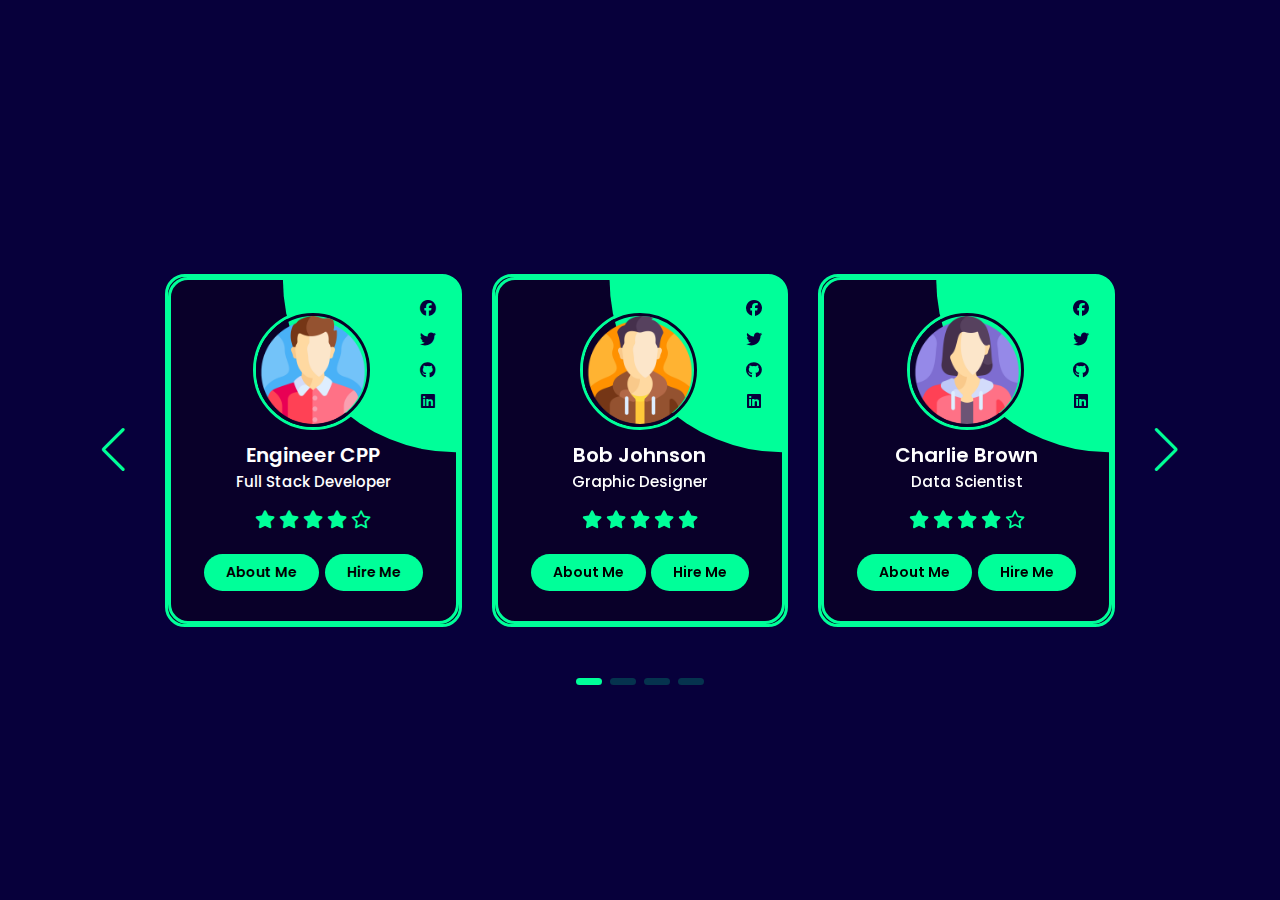
<file: CardSlider/index.html>
<!DOCTYPE html>
<html lang="en">

<head>
    <meta charset="UTF-8">
    <meta http-equiv="X-UA-Compatible" content="IE=edge">
    <meta name="viewport" content="width=device-width, initial-scale=1.0">
    <title>Dynamic card slider in JS | Engineer CPP</title>
    <link rel="stylesheet" href="https://cdnjs.cloudflare.com/ajax/libs/font-awesome/6.6.0/css/all.min.css">
    <link rel="stylesheet" href="https://cdn.jsdelivr.net/npm/swiper@11/swiper-bundle.min.css" />
    <link rel="stylesheet" type="text/css" href="styles.css">
</head>

<body>
    <section id="section">
        <div class="swiper mySwiper">
            <div class="swiper-wrapper content" id="cardContainer">
                <!--
                <div class="swiper-slide card">
                    <div class="card-content">
                        <div class="image">
                            <img src="img1.jpg" alt="">
                        </div>
                        <div class="social-media">
                            <i class="fa-brands fa-facebook"></i>
                            <i class="fa-brands fa-twitter"></i>
                            <i class="fa-brands fa-github"></i>
                            <i class="fa-brands fa-linkedin"></i>
                        </div>
                        <div class="name-profession">
                            <span class="name">Someone Name</span>
                            <span class="profession">Web Developer</span>
                        </div>
                        <div class="rating">
                            <i class="fa-solid fa-star"></i>
                            <i class="fa-solid fa-star"></i>
                            <i class="fa-solid fa-star"></i>
                            <i class="fa-regular fa-star"></i>
                            <i class="fa-regular fa-star"></i>
                        </div>
                        <div class="button">
                            <button class="aboutMe">About Me</button>
                            <button class="hireMe">Hire Me</button>
                        </div>
                    </div>
                </div>
                -->
            </div>

        </div>
        <div class="swiper-button-next"></div>
        <div class="swiper-button-prev"></div>
        <div class="swiper-pagination"></div>
    </section>
    <script src="https://cdn.jsdelivr.net/npm/swiper@11/swiper-bundle.min.js"></script>
    <script src="scripts.js"></script>
</body>

</html>
</file>
<file: CardSlider/styles.css>
@import url('https://fonts.googleapis.com/css2?family=Poppins:ital,wght@0,100;0,200;0,300;0,400;0,500;0,600;0,700;0,800;0,900;1,100;1,200;1,300;1,400;1,500;1,600;1,700;1,800;1,900&display=swap');

* {
    margin: 0;
    padding: 0;
    box-sizing: border-box;
    font-family: 'Poppins', sans-serif;
}

body {
    min-height: 100vh;
    display: flex;
    justify-content: center;
    align-items: center;
    background: #07003B;
}

:root {
    --main_color: #00FF99;
}

#section {
    width: 100%;
    max-width: 1100px;
    height: auto;
    min-height: 500px;
    display: flex;
    align-items: center;
    position: relative;
    padding: 20px;
}

.swiper {
    width: 100%;
    max-width: 950px;
}

/* Card Styles */
.card {
    position: relative;
    background: #090029;
    border: 3px solid var(--main_color);
    border-radius: 20px;
}

.card::before {
    width: 100%;
    height: 100%;
    content: '';
    position: absolute;
    background: var(--main_color);
    clip-path: circle(55% at 100% 0);
    border-top-right-radius: 10px;
}

.card .card-content {
    position: relative;
    display: flex;
    align-items: center;
    flex-direction: column;
    padding: 30px;
}

.card .image {
    width: 120px;
    height: 120px;
    border-radius: 50%;
    border: 3px solid var(--main_color);
}

.card .image img {
    width: 100%;
    height: 100%;
    object-fit: cover;
    border-radius: 50%;
    border: 3px solid #090029;
}

.card .social-media {
    position: absolute;
    top: 10px;
    right: 20px;
    display: flex;
    flex-direction: column;
    align-items: center;
}

.card .social-media i {
    color: #07003B;
    margin-top: 10px;
    cursor: pointer;
    transition: .3s;
}

.card .social-media i:hover {
    color: #838383;
}

.card .name-profession {
    display: flex;
    align-items: center;
    flex-direction: column;
    margin-top: 10px;
    color: #fff;
}

.name-profession .name {
    font-size: 20px;
    font-weight: 600;
}

.name-profession .profession {
    font-size: 15px;
    font-weight: 500;
}

.card .rating {
    display: flex;
    align-items: center;
    margin-top: 18px;
}

.card .rating i {
    font-size: 18px;
    color: var(--main_color);
    margin: 0 2px;
    cursor: pointer;
}

.card .button {
    width: 100%;
    display: flex;
    justify-content: space-around;
    margin-top: 25px;
}

.card .button button {
    background: var(--main_color);
    border: none;
    color: #000;
    font-weight: 600;
    padding: 8px 22px;
    border-radius: 20px;
    font-size: 14px;
    cursor: pointer;
    transition: .3s;
}

.card .button button:hover {
    background: #fff;
}

.swiper-pagination-bullet {
    height: 7px;
    width: 26px;
    background: var(--main_color);
    border-radius: 25px;
}

.swiper-button-next,
.swiper-button-prev {
    color: var(--main_color);
}

/* Media Queries for Responsiveness */
@media (max-width: 1200px) {
    .swiper {
        max-width: 90%;
    }
}

@media (max-width: 992px) {
    .swiper {
        max-width: 80%;
    }
}

@media (max-width: 768px) {
    .card .image {
        width: 100px;
        height: 100px;
    }

    .name-profession .name {
        font-size: 18px;

    }

    .name-profession .profession {
        font-size: 14px;

    }
}
</file>
